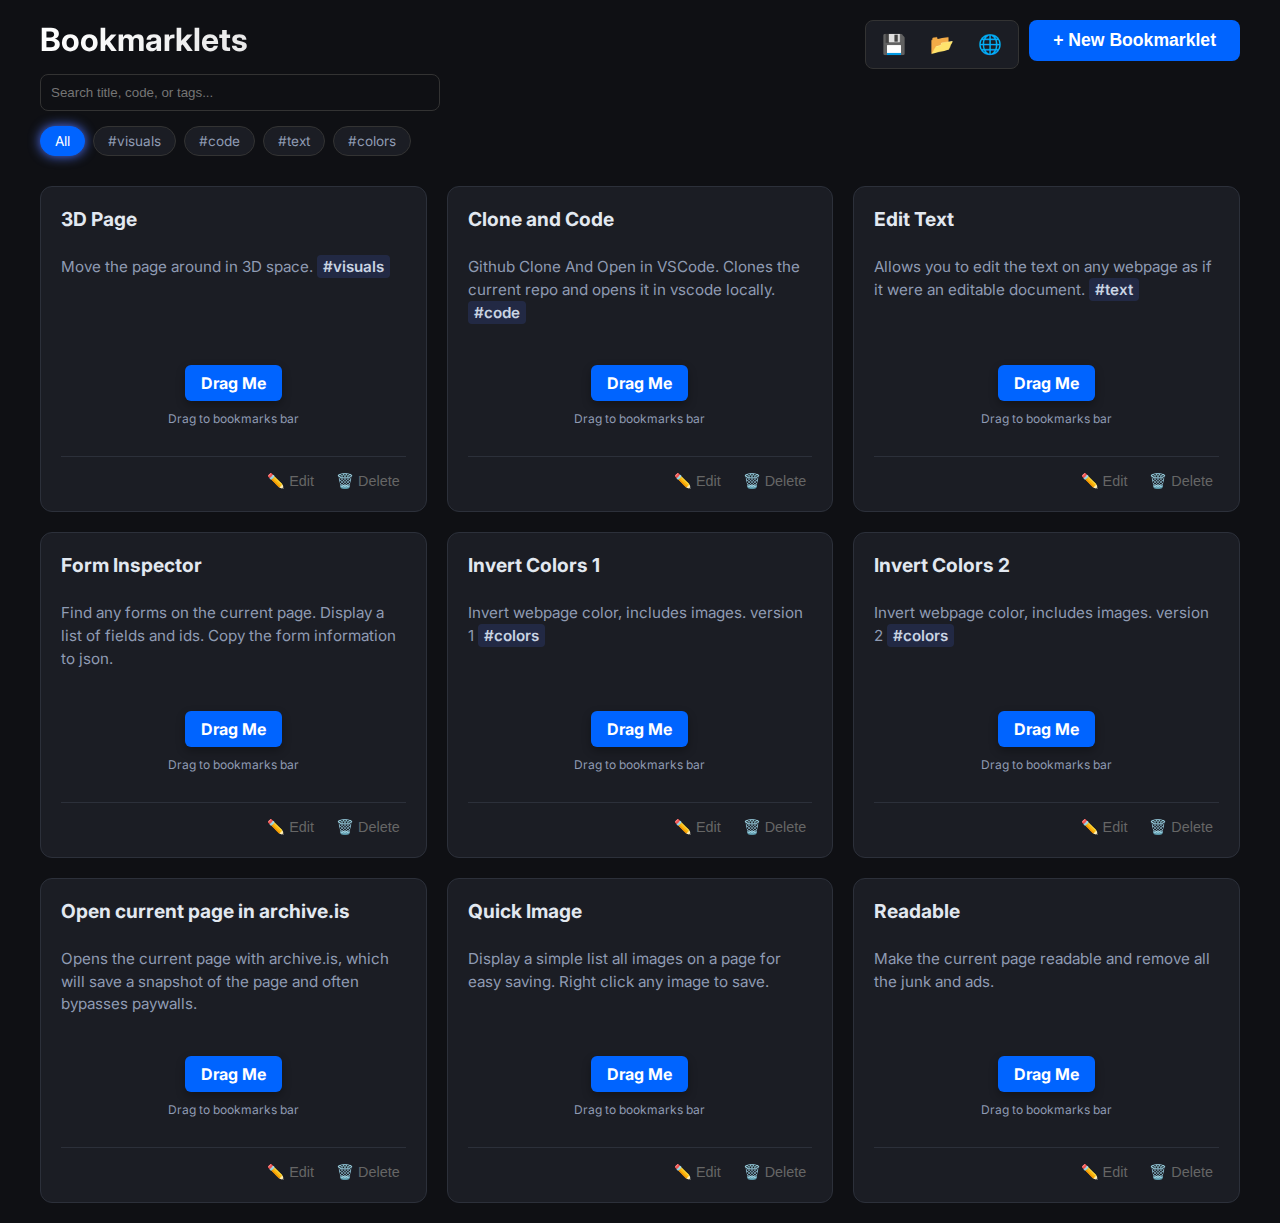
<file: web/index.html>
<!DOCTYPE html>
<html lang="en">
<head>
    <meta charset="UTF-8">
    <meta name="viewport" content="width=device-width, initial-scale=1.0">
    <title>Bookmarklet Manager</title>
    <meta name="theme-color" content="#0f1014">
    <link rel="manifest" href="manifest.webmanifest">
    <link rel="stylesheet" href="style.css">
    <link href="https://fonts.googleapis.com/css2?family=Inter:wght@400;600;700&display=swap" rel="stylesheet">
</head>

<body>
<div class="container">
    <header>
        <div style="flex: 1; margin-right: 30px;">
            <h1>Bookmarklets</h1>
            <!-- Search Input -->
            <input type="search" id="search-input" placeholder="Search title, code, or tags..." autocomplete="off" 
                   style="width: 100%; max-width: 400px; padding: 10px; margin-bottom: 15px; border-radius: 8px; border: 1px solid #333; background: #0f1014; color: white;">
            
            <!-- Tag Filter Bar -->
            <div id="tag-filter-bar" class="filter-bar"></div>
        </div>

        <div style="display:flex; gap:10px; align-items: flex-start;">
            <!-- Data Controls -->
            <div class="view-toggle">
                <button class="toggle-btn" onclick="downloadData()" title="Download Backup">💾</button>
                <button class="toggle-btn" onclick="triggerImport()" title="Import Backup">📂</button>
				<button class="toggle-btn" onclick="openUrlModal()" title="Load from URL">🌐</button>
            </div>

            <button onclick="openNew()" class="btn-primary" style="font-size:1.1rem;">+ New Bookmarklet</button>
        </div>

        <!-- Hidden Input for File Upload -->
        <input type="file" id="import-file" accept=".json" style="display:none" onchange="handleFileImport(this)">
    </header>

    <div id="grid" class="grid"></div>
</div>

<!-- Editor Modal -->
<div id="modal" class="modal">
    <div class="wizard-box">
        <button onclick="closeModal()" style="float:right; background:none; border:none; color:#666; cursor:pointer; font-size:1.2rem;">&times;</button>
        <div id="wizard-body">
            <!-- Injected via JS -->
        </div>
        <div style="display:flex; justify-content:flex-end; margin-top:30px;">
            <button id="save-btn" class="btn-primary" onclick="saveEntry()">Save</button>
        </div>
    </div>
</div>

<script src="script.js"></script>

<script>
    if ('serviceWorker' in navigator) {
        window.addEventListener('load', () => {
            navigator.serviceWorker.register('sw.js')
                .catch(err => console.error('SW registration failed', err));
        });
    }
</script>
</body>
</html>
</file>
<file: web/style.css>
:root {
    --bg-main: #0f1014;
    --bg-card: #1b1d24;
    --accent: #0064ff;
    --accent-glow: rgb(81, 117, 255);
    --text-primary: #c9d4e3;
    --text-secondary: #8f9bb3;
    --success: #00e676;
    --warning: #ffab00;
    --danger: #ff1744;
    --radius: 12px;
}

body {
    background-color: var(--bg-main);
    color: var(--text-primary);
    font-family: 'Inter', sans-serif;
    margin: 0;
    padding: 20px;
}

.container { max-width: 1200px; margin: 0 auto; }

/* Header & Typography */
header {
    display: flex;
    flex-direction: column;
    gap: 20px;
    margin-bottom: 30px;
}

@media (min-width: 768px) {
    header {
        flex-direction: row;
        justify-content: space-between;
        align-items: flex-start;
    }
}

h1 {
    font-weight: 700;
    margin: 0 0 15px 0;
    font-size: 2rem;
    background: linear-gradient(to right, #fff, #aaa);
    -webkit-background-clip: text;
    -webkit-text-fill-color: transparent;
}

/* Filter Bar */
.filter-bar {
    display: flex;
    flex-wrap: wrap;
    gap: 8px;
    width: 100%;
}

.chip {
    padding: 6px 14px;
    background: var(--bg-card);
    border: 1px solid #333;
    border-radius: 50px;
    color: var(--text-secondary);
    cursor: pointer;
    font-size: 0.85rem;
    transition: all 0.2s ease;
}

.chip:hover {
    border-color: var(--accent);
    color: #fff;
    transform: translateY(-1px);
}

.chip.active {
    background: var(--accent);
    color: white;
    border-color: var(--accent);
    box-shadow: 0 0 12px var(--accent-glow);
}

/* Grid Layout */
.grid {
    display: grid;
    grid-template-columns: repeat(auto-fill, minmax(320px, 1fr));
    gap: 20px;
}

.card {
    background: var(--bg-card);
    border-radius: var(--radius);
    padding: 20px;
    border: 1px solid #2c303a;
    transition: transform 0.2s, box-shadow 0.2s;
    display: flex;
    flex-direction: column;
}

.card:hover { 
    transform: translateY(-3px); 
    border-color: #444;
    box-shadow: 0 10px 30px rgba(0,0,0,0.5);
}

.card h3 { 
    margin: 0 0 10px 0; 
    font-size: 1.2rem;
    color: #e2e8f0;
}

.card p { 
    color: var(--text-secondary); 
    line-height: 1.5; 
    font-size: 0.95rem; 
    flex-grow: 1; 
    white-space: pre-wrap; 
}

/* Actions */
.card-actions { 
    margin-top: 15px; 
    border-top: 1px solid #2c303a; 
    padding-top: 15px; 
    display: flex; 
    gap: 10px; 
    justify-content: flex-end; 
}

.btn-icon { 
    background: none; 
    border: none; 
    cursor: pointer; 
    color: #666; 
    font-size: 0.9rem; 
}
.btn-icon:hover { color: #fff; }

/* Bookmarklet Pill */
.bookmarklet-pill {
    background: var(--accent);
    color: white;
    text-decoration: none;
    padding: 8px 16px;
    border-radius: 6px;
    font-weight: bold;
    display: inline-block;
    cursor: move; 
    box-shadow: 0 4px 10px rgba(0,0,0,0.3);
    transition: filter 0.2s;
}
.bookmarklet-pill:hover { 
    filter: brightness(1.2); 
    box-shadow: 0 0 15px var(--accent-glow);
}

/* Hashtags */
.hashtag { 
    color: #c9d4e3; 
    background: rgba(81, 117, 255, 0.15); /* Matches accent glow */
    padding: 2px 6px; 
    border-radius: 4px; 
    font-weight: 600;
    cursor: pointer; 
}
.hashtag:hover { text-decoration: underline; }

/* Modal */
.modal {
    position: fixed; top: 0; left: 0; width: 100%; height: 100%;
    background: rgba(0,0,0,0.8); backdrop-filter: blur(8px);
    display: flex; justify-content: center; align-items: center;
    z-index: 1000; opacity: 0; pointer-events: none; transition: opacity 0.3s;
}
.modal.open { opacity: 1; pointer-events: all; }

.wizard-box {
    background: #1b1d24; width: 500px; max-width: 90%; border-radius: 20px;
    padding: 30px; border: 1px solid #333;
    box-shadow: 0 20px 60px rgba(0,0,0,0.6);
}

.form-group { margin-bottom: 20px; }

.form-group label { 
    display: block; 
    color: var(--text-secondary); 
    margin-bottom: 8px; 
    font-size: 0.9rem; 
}

.form-group input, .form-group textarea {
    width: 100%; padding: 12px; background: #0f1014; border: 1px solid #333;
    color: white; border-radius: 8px; font-family: inherit; font-size: 1rem;
    box-sizing: border-box;
}
.form-group input:focus, .form-group textarea:focus { 
    border-color: var(--accent); 
    outline: none; 
    box-shadow: 0 0 0 2px var(--accent-glow);
}

.btn-primary { 
    background: var(--accent); 
    color: white; 
    border: none; 
    padding: 10px 24px; 
    border-radius: 8px; 
    font-weight: 600; 
    cursor: pointer; 
}
.btn-primary:hover { 
    background: var(--bg-card); /* Specific hover from LifeMgr */
    outline: 1px solid var(--accent);
}

/* Toggle Buttons */
.view-toggle { 
    background: #1b1d24; 
    border: 1px solid #333; 
    border-radius: 8px; 
    padding: 4px; 
    display: flex; 
}
.toggle-btn { 
    background: transparent; 
    border: none; 
    color: #888; 
    padding: 8px 12px; 
    cursor: pointer; 
    font-size: 1.2rem; 
    border-radius: 6px;
}
.toggle-btn:hover { 
    background: #333;
    color: white; 
}
</file>
